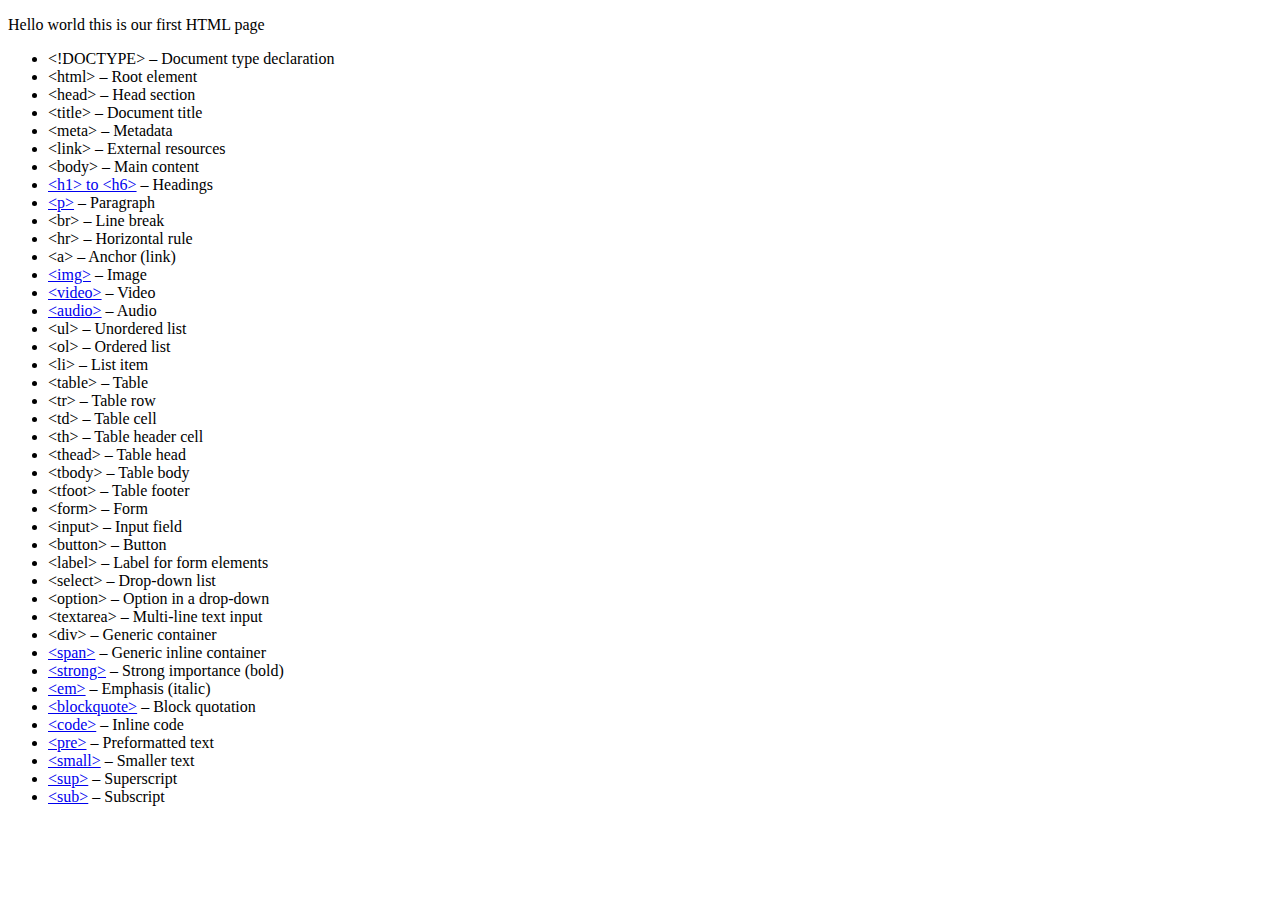
<file: index.html>
<!DOCTYPE html>
<html>
  <head>
    <title>Our First HTML Page</title>
  </head>

  <body>
    <p style="">Hello world this is our first HTML page</p>
    <ul>
      <li>&lt;!DOCTYPE&gt; – Document type declaration</li>
      <li>&lt;html&gt; – Root element</li>
      <li>&lt;head&gt; – Head section</li>
      <li>&lt;title&gt; – Document title</li>
      <li>&lt;meta&gt; – Metadata</li>
      <li>&lt;link&gt; – External resources</li>
      <li>&lt;body&gt; – Main content</li>
      <li><a href="./typography.html">&lt;h1&gt; to &lt;h6&gt;</a> – Headings</li>
      <li><a href="./typography.html">&lt;p&gt;</a> – Paragraph</li>
      <li>&lt;br&gt; – Line break</li>
      <li>&lt;hr&gt; – Horizontal rule</li>
      <li>&lt;a&gt; – Anchor (link)</li>
      <li><a href="./media.html">&lt;img&gt;</a> – Image</li>
      <li><a href="./media.html">&lt;video&gt;</a> – Video</li>
      <li><a href="./media.html">&lt;audio&gt;</a> – Audio</li>
      <li>&lt;ul&gt; – Unordered list</li>
      <li>&lt;ol&gt; – Ordered list</li>
      <li>&lt;li&gt; – List item</li>
      <li>&lt;table&gt; – Table</li>
      <li>&lt;tr&gt; – Table row</li>
      <li>&lt;td&gt; – Table cell</li>
      <li>&lt;th&gt; – Table header cell</li>
      <li>&lt;thead&gt; – Table head</li>
      <li>&lt;tbody&gt; – Table body</li>
      <li>&lt;tfoot&gt; – Table footer</li>
      <li>&lt;form&gt; – Form</li>
      <li>&lt;input&gt; – Input field</li>
      <li>&lt;button&gt; – Button</li>
      <li>&lt;label&gt; – Label for form elements</li>
      <li>&lt;select&gt; – Drop-down list</li>
      <li>&lt;option&gt; – Option in a drop-down</li>
      <li>&lt;textarea&gt; – Multi-line text input</li>
      <li>&lt;div&gt; – Generic container</li>
      <li><a href="./typography.html">&lt;span&gt;</a> – Generic inline container</li>
      <li><a href="./typography.html">&lt;strong&gt;</a> – Strong importance (bold)</li>
      <li><a href="./typography.html">&lt;em&gt;</a> – Emphasis (italic)</li>
      <li><a href="./typography.html">&lt;blockquote&gt;</a> – Block quotation</li>
      <li><a href="./typography.html">&lt;code&gt;</a> – Inline code</li>
      <li><a href="./typography.html">&lt;pre&gt;</a> – Preformatted text</li>
      <li><a href="./typography.html">&lt;small&gt;</a> – Smaller text</li>
      <li><a href="./typography.html">&lt;sup&gt;</a> – Superscript</li>
      <li><a href="./typography.html">&lt;sub&gt;</a> – Subscript</li>
    </ul>
  </body>
</html>
</file>
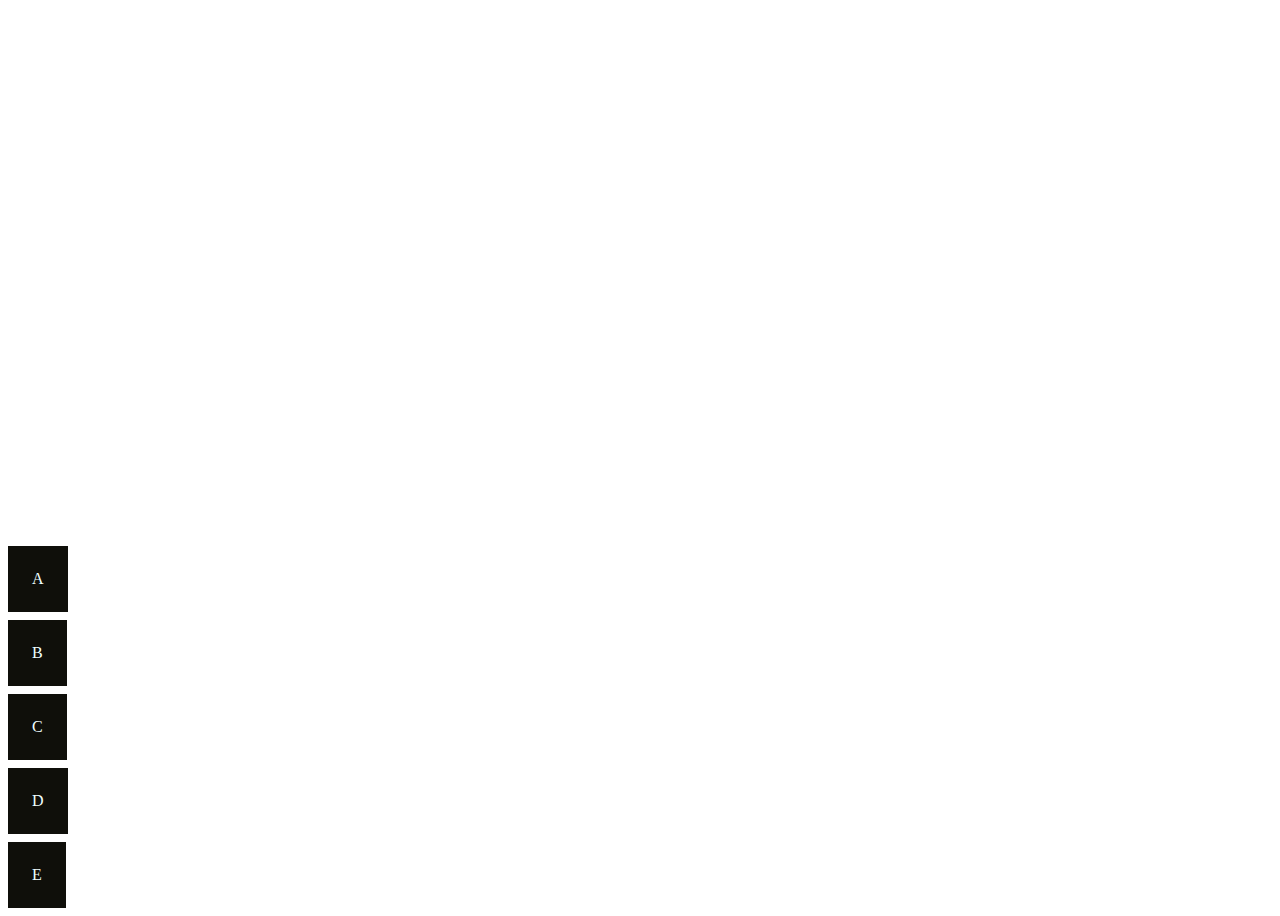
<file: flex-box.html>
<!DOCTYPE html>
<html lang="en">
  <head>
    <meta charset="UTF-8" />
    <meta name="viewport" content="width=device-width, initial-scale=1.0" />
    <title>Flex Box</title>
    <style>
      .container {
        height: 100vh;
        display: flex;
        gap: 8px;
        /* flex-wrap: wrap; */
        justify-content: end;
        align-items: start;
        flex-direction: column;
      }

      .box {
        background-color: #0f0f0a;
        padding: 24px;
        color: azure;
      }
    </style>
  </head>
  <body>
    <div class="container">
      <div style="order: 3;" class="box">C</div>
      <div style="order: 1;" class="box">A</div>
      <div style="order: 2;" class="box">B</div>
      <div style="order: 4;" class="box">D</div>
      <div style="order: 5;" class="box">E</div>
    </div>
  </body>
</html>
</file>
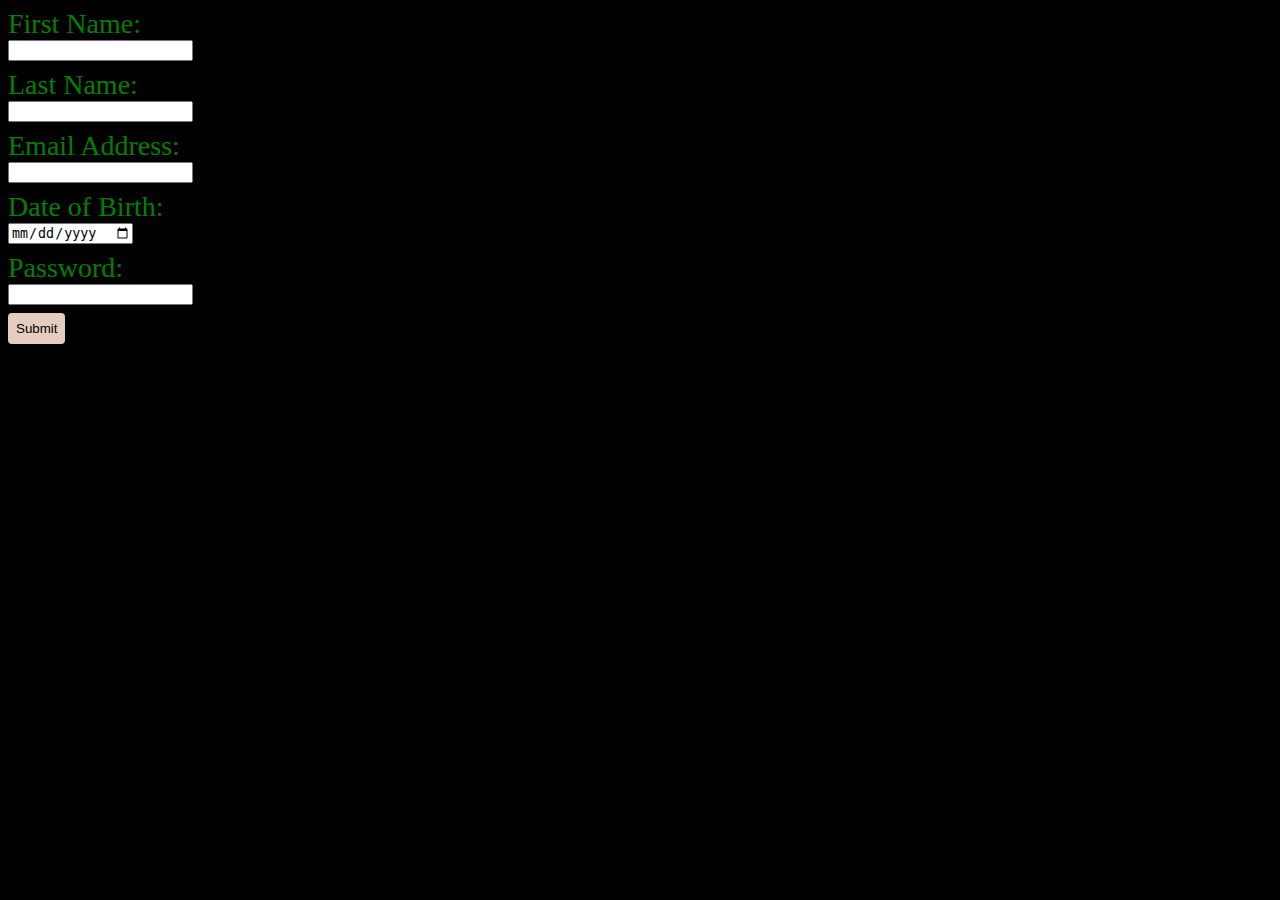
<file: form.html>
<!DOCTYPE html>
<html lang="en">
  <head>
    <meta charset="UTF-8" />
    <meta name="viewport" content="width=device-width, initial-scale=1.0" />
    <title>Html Form</title>
    <style>
      body {
        background-color: #000000 !important;
        color: greenyellow;
        font-size: 28px;
      }

      .button {
        border: none;
        padding: 8px;
        border-radius: 4px;
        background-color: rgb(229, 204, 191);
        /* color: ; */
      }

      label,
      input {
        display: block;
      }

      #field {
        margin: 8px 8px 8px 0px;
      }
    </style>
  </head>
  <body style="background-color: black; color: green">
    <form action="#" method="post">
      <div id="field">
        <label for="firstName">First Name:</label>
        <input type="text" id="firstName" name="firstName" required />
      </div>

      <div id="field">
        <label for="lastName">Last Name:</label>
        <input type="text" id="lastName" name="lastName" required />
      </div>

      <div id="field">
        <label for="email">Email Address:</label>
        <input type="email" id="email" name="email" required />
      </div>

      <div id="field">
        <label for="dob">Date of Birth:</label>
        <input type="date" id="dob" name="dob" required />
      </div>

      <div id="field">
        <label for="password">Password:</label>
        <input type="password" id="password" name="password" required />
      </div>

      <input type="submit" value="Submit" class="button" />
    </form>
  </body>
</html>
</file>
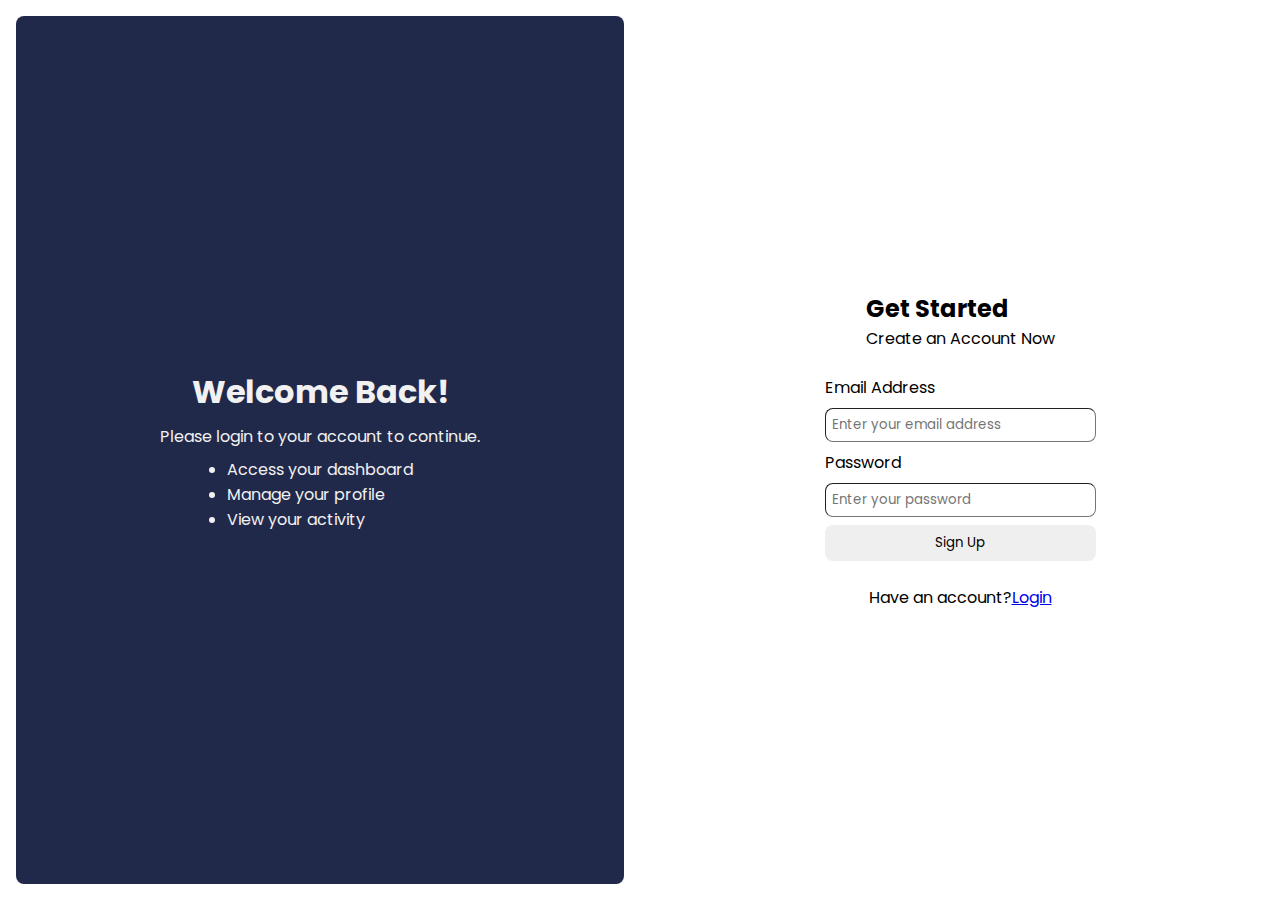
<file: login.html>
<!DOCTYPE html>
<html lang="en">
  <head>
    <meta charset="UTF-8" />
    <title>Login Form</title>
    <link
      href="https://fonts.googleapis.com/css2?family=Poppins:wght@400;700&display=swap"
      rel="stylesheet"
    />
    <link rel="stylesheet" href="./assets/login.css" />
  </head>
  <body>
    <main class="container">
      <!-- Left Side: Welcome Message -->
      <div class="left-side">
        <h1>Welcome Back!</h1>
        <p>Please login to your account to continue.</p>
        <ul>
          <li>Access your dashboard</li>
          <li>Manage your profile</li>
          <li>View your activity</li>
        </ul>
      </div>
      <!-- Right Side: Login Form -->
      <div class="right-side">
        <div>
          <h2>Get Started</h2>
          <p>Create an Account Now</p>
        </div>

        <form>
          <div class="form-field">
            <label for="emailAddress">Email Address</label>
            <input
              type="text"
              id="emailAddress"
              placeholder="Enter your email address"
            />
          </div>
          <div class="form-field">
            <label for="password">Password</label>
            <input
              type="text"
              id="password"
              placeholder="Enter your password"
            />
          </div>
          <button type="submit">Sign Up</button>
        </form>

        <div>
          <span>Have an account?<a href="./form.html">Login</a></span>
        </div>
      </div>
    </main>
  </body>
</html>
</file>
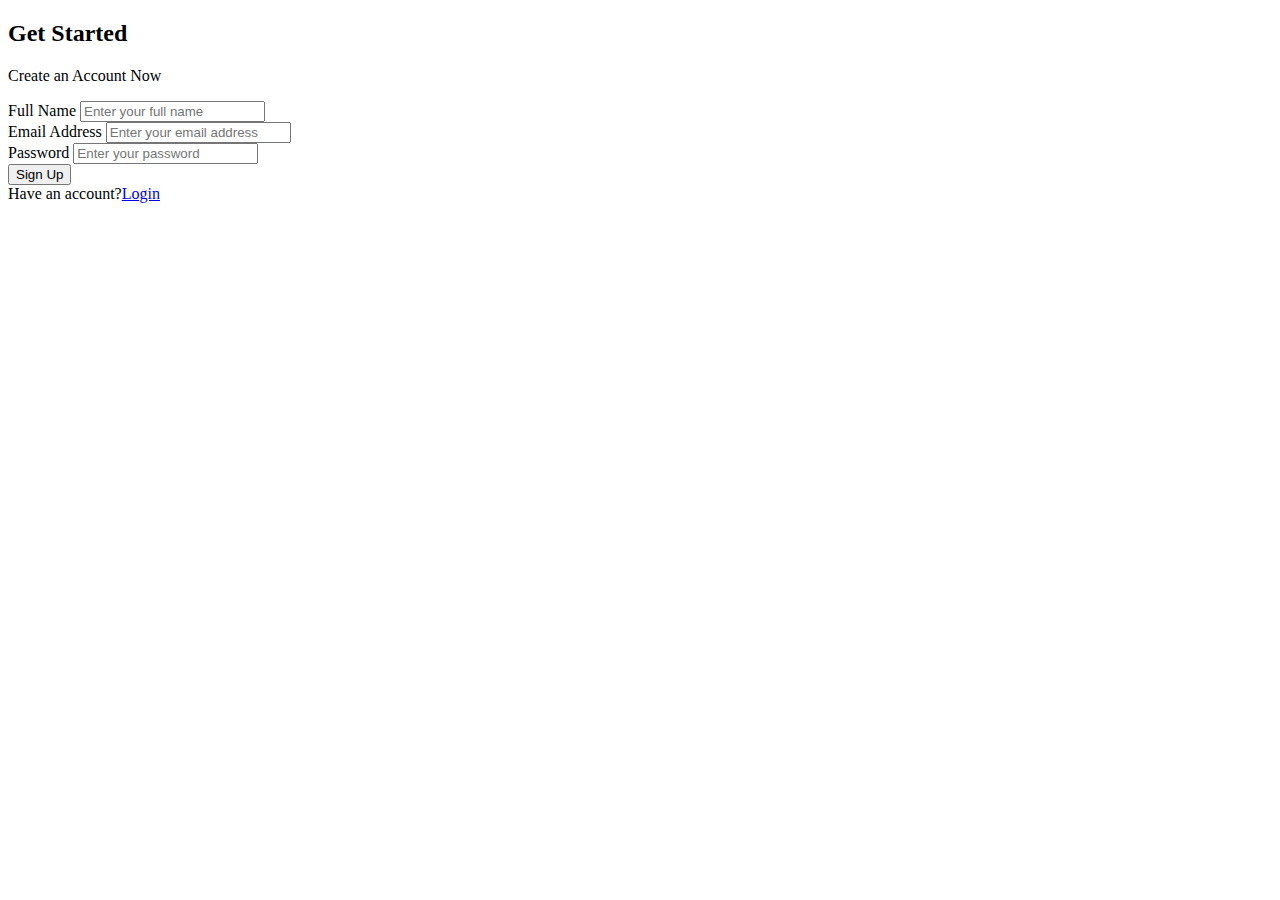
<file: sign-up.html>
<!DOCTYPE html>
<html lang="en">
  <head>
    <meta charset="UTF-8" />
    <meta name="viewport" content="width=device-width, initial-scale=1.0" />
    <title>Sign Up</title>
  </head>
  <body>
    <div class="container">
      <div class="left"></div>
      <div class="right">
        <div>
          <h2>Get Started</h2>
          <p>Create an Account Now</p>
        </div>

        <form>
          <div class="form-field">
            <label for="fullName">Full Name</label>
            <input type="text" id="fullName" placeholder="Enter your full name" />
          </div>
          <div class="form-field">
            <label for="emailAddress">Email Address</label>
            <input type="text" id="emailAddress" placeholder="Enter your email address" />
          </div>
          <div class="form-field">
            <label for="password">Password</label>
            <input type="text" id="password" placeholder="Enter your password" />
          </div>
          <button type="submit">Sign Up</button>
        </form>
        
        <div>
          <span>Have an account?<a href="./form.html">Login</a></span>
        </div>
      </div>
    </div>
  </body>
</html>
</file>
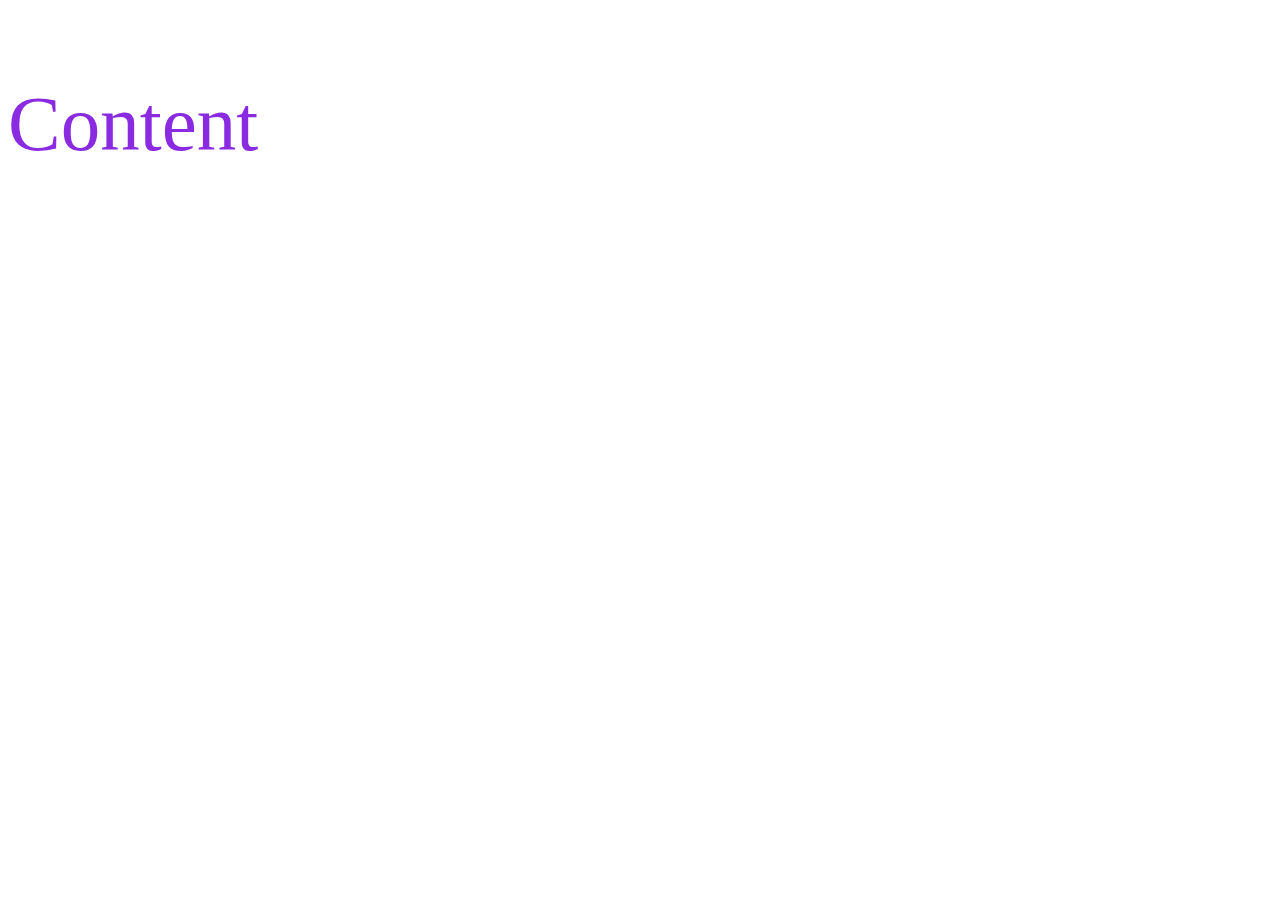
<file: styling.html>
<!DOCTYPE html>
<html lang="en">
  <head>
    <meta charset="UTF-8" />
    <meta name="viewport" content="width=device-width, initial-scale=1.0" />
    <title>Css in Html</title>
  </head>
  <body>
    <p style="color: blueviolet; font-size: 79px;">Content</p>
  </body>
</html>
</file>
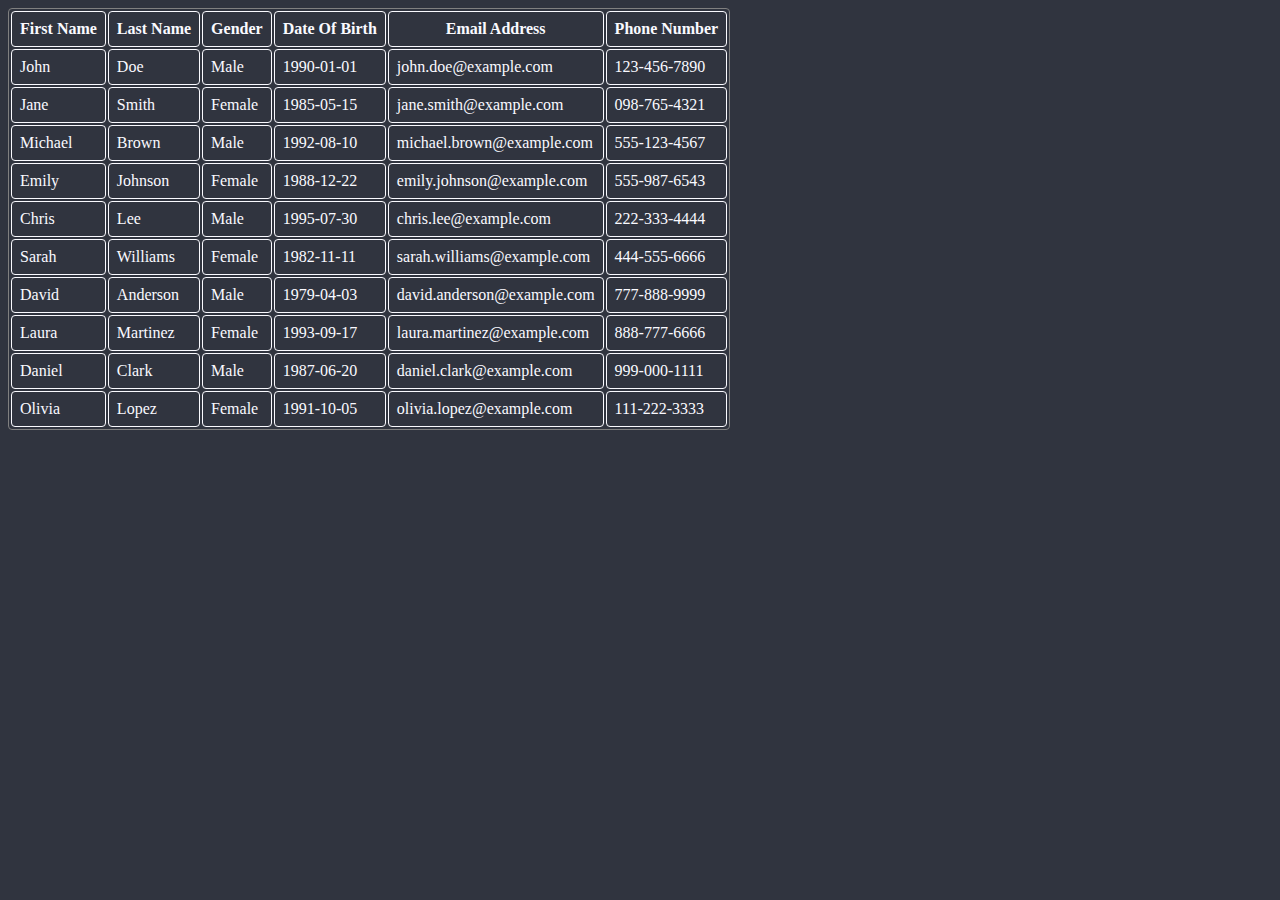
<file: table.html>
<!DOCTYPE html>
<html lang="en">
  <head>
    <meta charset="UTF-8" />
    <meta name="viewport" content="width=device-width, initial-scale=1.0" />
    <title>Table</title>
    <style>
      /* Tag Selector */
      body {
        background-color: #30343f;
        color: #fafaff;
      }
      table,
      th,
      td {
        border-style: solid;
        border-width: 1px;
        border-radius: 4px;
      }
      td,
      th {
        padding: 8px;
      }
      /* Class Selector  */
      .w-100 {
        width: 100%;
      }

      /* ID Selector  */
    </style>
  </head>
  <body>
    <table class="border-smw-100">
      <thead>
        <tr>
          <th>First Name</th>
          <th>Last Name</th>
          <th>Gender</th>
          <th>Date Of Birth</th>
          <th>Email Address</th>
          <th>Phone Number</th>
        </tr>
      </thead>
      <tbody>
        <tr>
          <td>John</td>
          <td>Doe</td>
          <td>Male</td>
          <td>1990-01-01</td>
          <td>john.doe@example.com</td>
          <td>123-456-7890</td>
        </tr>
        <tr>
          <td>Jane</td>
          <td>Smith</td>
          <td>Female</td>
          <td>1985-05-15</td>
          <td>jane.smith@example.com</td>
          <td>098-765-4321</td>
        </tr>
        <tr>
          <td>Michael</td>
          <td>Brown</td>
          <td>Male</td>
          <td>1992-08-10</td>
          <td>michael.brown@example.com</td>
          <td>555-123-4567</td>
        </tr>
        <tr>
          <td>Emily</td>
          <td>Johnson</td>
          <td>Female</td>
          <td>1988-12-22</td>
          <td>emily.johnson@example.com</td>
          <td>555-987-6543</td>
        </tr>
        <tr>
          <td>Chris</td>
          <td>Lee</td>
          <td>Male</td>
          <td>1995-07-30</td>
          <td>chris.lee@example.com</td>
          <td>222-333-4444</td>
        </tr>
        <tr>
          <td>Sarah</td>
          <td>Williams</td>
          <td>Female</td>
          <td>1982-11-11</td>
          <td>sarah.williams@example.com</td>
          <td>444-555-6666</td>
        </tr>
        <tr>
          <td>David</td>
          <td>Anderson</td>
          <td>Male</td>
          <td>1979-04-03</td>
          <td>david.anderson@example.com</td>
          <td>777-888-9999</td>
        </tr>
        <tr>
          <td>Laura</td>
          <td>Martinez</td>
          <td>Female</td>
          <td>1993-09-17</td>
          <td>laura.martinez@example.com</td>
          <td>888-777-6666</td>
        </tr>
        <tr>
          <td>Daniel</td>
          <td>Clark</td>
          <td>Male</td>
          <td>1987-06-20</td>
          <td>daniel.clark@example.com</td>
          <td>999-000-1111</td>
        </tr>
        <tr>
          <td>Olivia</td>
          <td>Lopez</td>
          <td>Female</td>
          <td>1991-10-05</td>
          <td>olivia.lopez@example.com</td>
          <td>111-222-3333</td>
        </tr>
      </tbody>
    </table>
  </body>
</html>
</file>
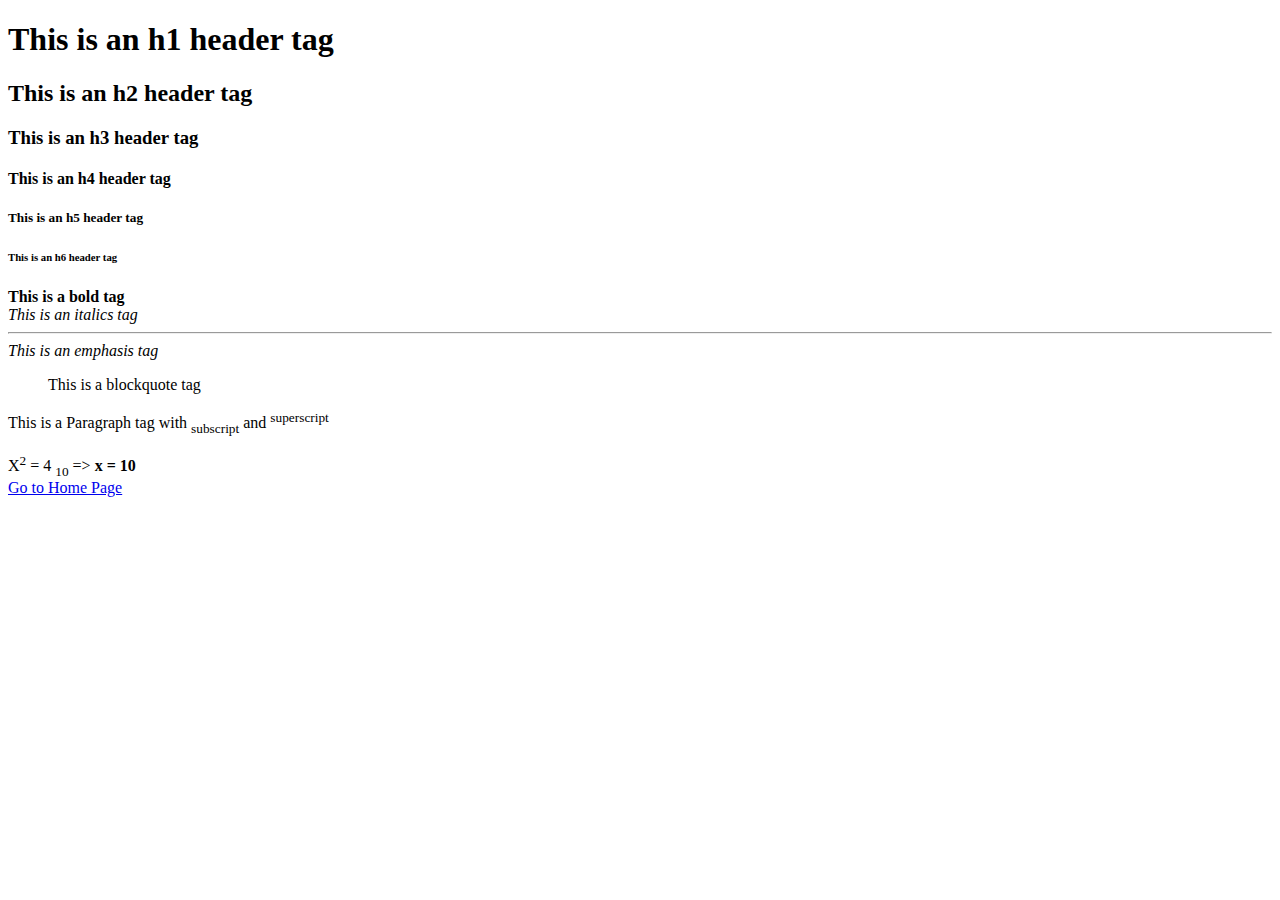
<file: typography.html>
<!DOCTYPE html>
<html lang="en">
  <head>
    <meta charset="UTF-8" />
    <meta name="viewport" content="width=device-width, initial-scale=1.0" />
    <title>HTML Typography</title>
  </head>
  <body>
    <h1>This is an h1 header tag</h1>
    <h2>This is an h2 header tag</h2>
    <h3>This is an h3 header tag</h3>
    <h4>This is an h4 header tag</h4>
    <h5>This is an h5 header tag</h5>
    <h6>This is an h6 header tag</h6>
    <b>This is a bold tag</b>
    <br />
    <i>This is an italics tag</i>
    <hr />
    <em>This is an emphasis tag</em>
    <blockquote>This is a blockquote tag</blockquote>
    <p>
      This is a Paragraph tag with <sub>subscript</sub> and
      <sup>superscript</sup>
    </p>
    <div>
        X<sup>2</sup> = 4 <sub>10</sub>  => <b>x = 10</b>
    </div>
    <a href="./index.html">Go to Home Page</a>
  </body>
</html>
</file>
<file: assets/login.css>
* {
  margin: 0;
  padding: 0;
  font-family: "Poppins", sans-serif;
}

body {
  padding: 16px;
}

.container {
  display: flex;
  width: calc(100vw- 32px);
  height: auto;
  gap: 32px;
  height: calc(100vh - 32px);
  /* flex-wrap: wrap; */
}

.left-side {
  width: 50%;
  background-color: #21294b;
  border-radius: 8px;
  color: #f1f1f1;
  display: flex;
  flex-direction: column;
  justify-content: center;
  align-items: center;
  gap: 8px;
}
.right-side {
  width: 50%;
  height: 100%;
  display: flex;
  flex-direction: column;
  justify-content: center;
  align-items: center;
  gap: 24px;
}

.form-field {
  display: flex;
  flex-direction: column;
  gap: 8px;
}

form {
  display: flex;
  flex-direction: column;
  gap: 8px;
}

.form-field > input {
  padding: 6px;
  border-radius: 8px;
  border-width: 1px;
}

form > button {
  border: 0;
  border-radius: 8px;
  padding: 8px;
}
</file>
